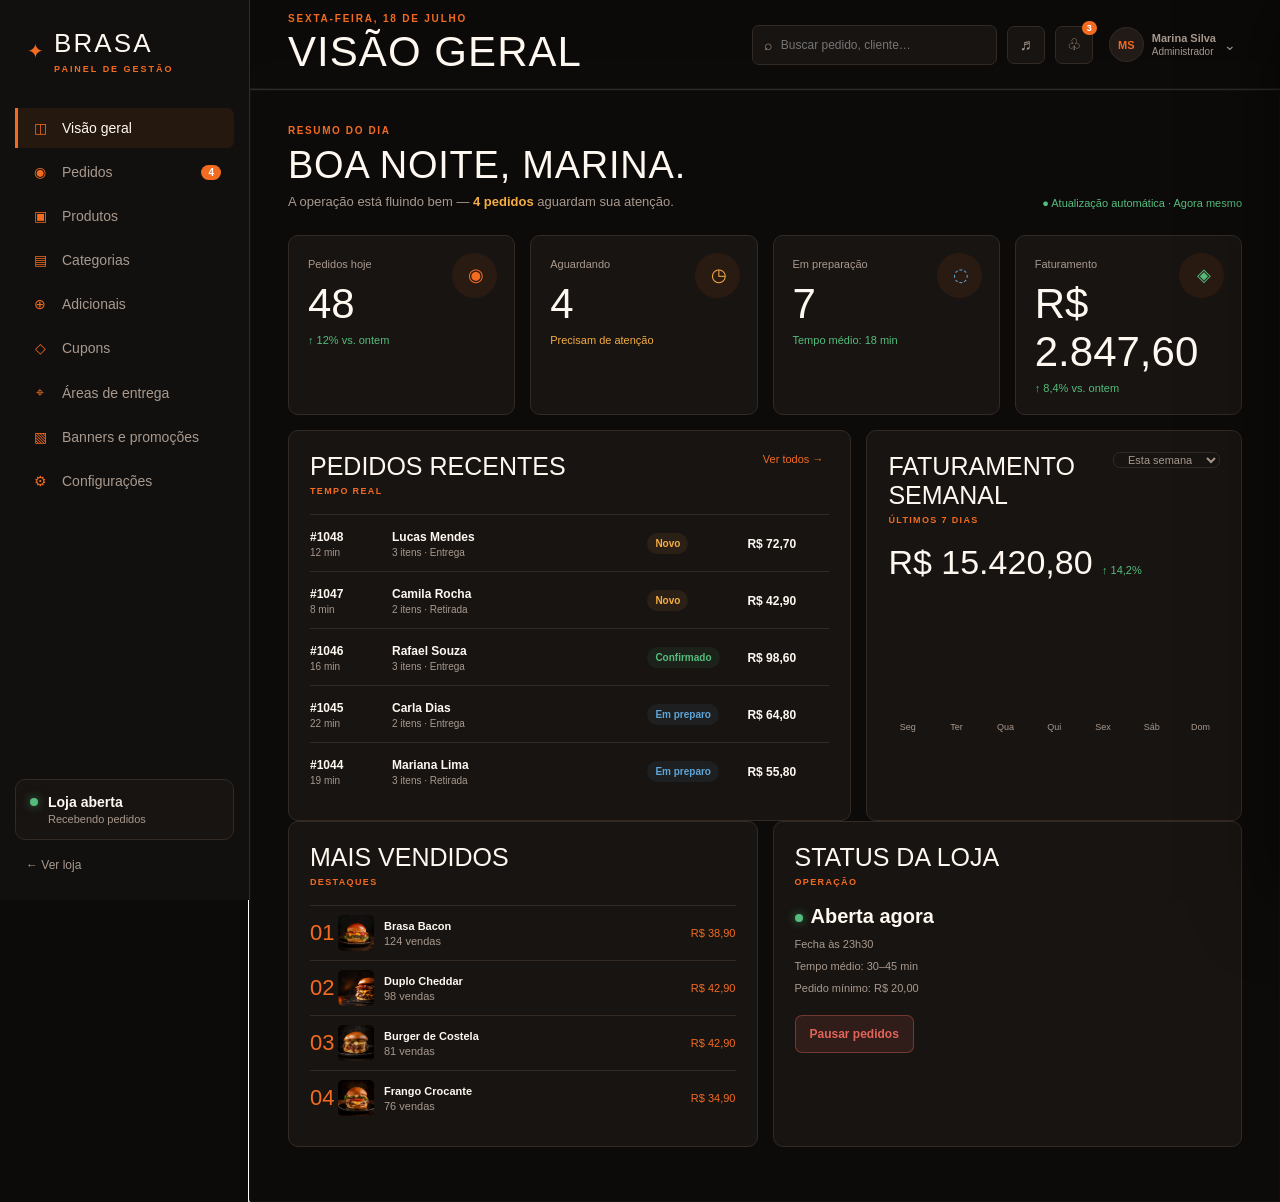
<file: admin.html>
<!doctype html>
<html lang="pt-BR">
  <head>
    <meta charset="UTF-8" />
    <meta name="viewport" content="width=device-width,initial-scale=1.0" />
    <title>Brasa — Painel de Gestão</title>
    <link rel="stylesheet" href="admin.css" />
  </head>
  <body>
    <aside class="sidebar" id="sidebar">
      <button
        class="brand admin-brand"
        data-page="overview"
        aria-label="Visão geral"
      >
        <span class="brand-mark">✦</span
        ><span>BRASA<small>PAINEL DE GESTÃO</small></span>
      </button>
      <nav id="nav"></nav>
      <div class="store-status">
        <span class="dot green"></span>
        <div>
          <b id="storeStatus">Loja aberta</b><small>Recebendo pedidos</small>
        </div>
      </div>
      <button
        class="view-store"
        onclick="toast('Abrindo a loja pública', 'ok')"
      >
        ← Ver loja
      </button>
    </aside>
    <div class="mobile-shade" onclick="toggleSidebar()"></div>
    <main>
      <header class="header">
        <button class="hamburger" onclick="toggleSidebar()">☰</button>
        <div>
          <p id="pageDate">SEXTA-FEIRA, 18 DE JULHO</p>
          <h1 id="pageTitle">Visão geral</h1>
        </div>
        <div class="header-tools">
          <label class="search"
            ><span>⌕</span
            ><input
              id="globalSearch"
              placeholder="Buscar pedido, cliente…"
              oninput="globalSearch(this.value)" /></label
          ><button
            class="icon-button"
            id="sound"
            onclick="
              this.classList.toggle('muted');
              toast(
                this.classList.contains('muted')
                  ? 'Som desativado'
                  : 'Som de novos pedidos ativado',
                'ok',
              );
            "
          >
            ♬</button
          ><button
            class="icon-button"
            onclick="toast('3 notificações não lidas', 'info')"
          >
            ♧<b>3</b></button
          ><button
            class="profile"
            onclick="toast('Perfil de Marina Silva', 'info')"
          >
            <span>MS</span><i><b>Marina Silva</b><small>Administrador</small></i
            >⌄
          </button>
        </div>
      </header>
      <section id="app" class="app" tabindex="-1"></section>
    </main>
    <div id="backdrop" class="backdrop" onclick="closeOverlays()"></div>
    <aside id="drawer" class="drawer"></aside>
    <div id="modalRoot"></div>
    <div id="toastRoot" class="toast-root"></div>
    <script src="admin.js"></script>
  </body>
</html>
</file>
<file: admin.css>
:root {
  --bg: #0d0b0a;
  --side: #12100e;
  --card: #181411;
  --surface: #211a16;
  --line: #342a24;
  --orange: #f26b21;
  --text: #fff8f1;
  --muted: #a8998e;
  --green: #54bd7d;
  --amber: #f5ad42;
  --blue: #5fa4d6;
  --red: #e16459;
  --sans: "DM Sans", Arial, sans-serif;
  --cond: "Barlow Condensed", "Arial Narrow", Impact, sans-serif;
}
* {
  box-sizing: border-box;
}
body {
  margin: 0;
  background: var(--bg);
  color: var(--text);
  font-family: var(--sans);
  font-size: 14px;
}
button,
input,
select,
textarea {
  font: inherit;
}
button {
  cursor: pointer;
}
button:focus-visible,
input:focus-visible,
select:focus-visible,
textarea:focus-visible {
  outline: 2px solid var(--orange);
  outline-offset: 2px;
}
.sidebar {
  position: fixed;
  z-index: 20;
  left: 0;
  top: 0;
  bottom: 0;
  width: 250px;
  background: var(--side);
  border-right: 1px solid var(--line);
  padding: 28px 15px;
  display: flex;
  flex-direction: column;
}
.brand {
  border: 0;
  background: none;
  color: var(--text);
  font: 26px var(--cond);
  letter-spacing: 0.08em;
  text-align: left;
  display: flex;
  gap: 8px;
  align-items: center;
  padding: 0 12px 34px;
}
.brand-mark {
  color: var(--orange);
  font-size: 20px;
}
.brand small {
  display: block;
  font: 700 9px var(--sans);
  letter-spacing: 0.22em;
  color: var(--orange);
  margin-top: 5px;
}
nav {
  display: grid;
  gap: 4px;
}
.nav-item {
  width: 100%;
  border: 0;
  border-left: 3px solid transparent;
  background: transparent;
  color: var(--muted);
  padding: 12px 13px;
  display: flex;
  align-items: center;
  gap: 13px;
  text-align: left;
  border-radius: 0 7px 7px 0;
  transition: 0.2s;
}
.nav-item:hover {
  color: var(--text);
  background: #ffffff05;
}
.nav-item.active {
  color: var(--text);
  background: #f26b2116;
  border-left-color: var(--orange);
}
.nav-icon {
  width: 18px;
  text-align: center;
  color: var(--orange);
}
.nav-badge {
  margin-left: auto;
  background: var(--orange);
  color: #fff;
  border-radius: 12px;
  padding: 2px 7px;
  font-size: 10px;
  font-weight: 700;
}
.store-status {
  margin-top: auto;
  border: 1px solid var(--line);
  background: var(--card);
  border-radius: 10px;
  padding: 14px;
  display: flex;
  gap: 10px;
  align-items: start;
}
.store-status b,
.store-status small {
  display: block;
}
.store-status small {
  color: var(--muted);
  font-size: 11px;
  margin-top: 3px;
}
.dot {
  width: 8px;
  height: 8px;
  border-radius: 50%;
  display: inline-block;
  flex: none;
  margin-top: 4px;
}
.green {
  background: var(--green);
  box-shadow: 0 0 10px #54bd7d99;
}
.view-store {
  border: 0;
  background: none;
  color: var(--muted);
  font-size: 12px;
  text-align: left;
  padding: 18px 11px 0;
}
.view-store:hover {
  color: var(--orange);
}
main {
  margin-left: 250px;
  min-height: 100vh;
}
.header {
  position: sticky;
  z-index: 10;
  top: 0;
  height: 90px;
  background: #0d0b0ae9;
  border-bottom: 1px solid var(--line);
  backdrop-filter: blur(12px);
  padding: 0 38px;
  display: flex;
  align-items: center;
  justify-content: space-between;
}
.header p {
  font-weight: 800;
  font-size: 10px;
  letter-spacing: 0.18em;
  color: var(--orange);
  margin: 0 0 4px;
}
.header h1 {
  font: 42px var(--cond);
  text-transform: uppercase;
  letter-spacing: 0.025em;
  margin: 0;
}
.header-tools {
  display: flex;
  gap: 10px;
  align-items: center;
}
.search {
  width: 245px;
  border: 1px solid var(--line);
  background: var(--card);
  border-radius: 7px;
  display: flex;
  gap: 7px;
  align-items: center;
  padding: 0 11px;
  color: var(--muted);
}
.search input {
  height: 38px;
  border: 0;
  background: transparent;
  color: var(--text);
  outline: 0;
  width: 100%;
  font-size: 12px;
}
.icon-button {
  height: 38px;
  width: 38px;
  position: relative;
  border: 1px solid var(--line);
  border-radius: 7px;
  background: var(--card);
  color: var(--muted);
  font-size: 16px;
}
.icon-button:hover {
  border-color: var(--orange);
  color: var(--orange);
}
.icon-button.muted {
  color: var(--red);
}
.icon-button b {
  position: absolute;
  top: -6px;
  right: -5px;
  background: var(--orange);
  color: #fff;
  font-size: 9px;
  border-radius: 10px;
  padding: 2px 5px;
}
.profile {
  border: 0;
  background: transparent;
  color: var(--muted);
  display: flex;
  gap: 8px;
  align-items: center;
  text-align: left;
}
.profile > span {
  display: grid;
  place-items: center;
  width: 35px;
  height: 35px;
  background: var(--surface);
  border: 1px solid var(--line);
  border-radius: 50%;
  color: var(--orange);
  font-weight: 800;
  font-size: 11px;
}
.profile i {
  font-style: normal;
  font-size: 11px;
}
.profile b,
.profile small {
  display: block;
}
.profile small {
  color: var(--muted);
  font-size: 10px;
  margin-top: 2px;
}
.hamburger {
  display: none;
}
.app {
  padding: 35px 38px 55px;
  max-width: 1600px;
  margin: auto;
}
.welcome {
  display: flex;
  justify-content: space-between;
  gap: 20px;
  align-items: end;
  margin-bottom: 26px;
}
.eyebrow {
  font-weight: 800;
  letter-spacing: 0.16em;
  font-size: 10px;
  color: var(--orange);
  margin: 0 0 8px;
}
.welcome h2,
.section-title {
  font: 38px var(--cond);
  letter-spacing: 0.02em;
  text-transform: uppercase;
  margin: 0;
}
.welcome > div > p:last-child {
  color: var(--muted);
  font-size: 13px;
  margin: 7px 0 0;
}
.live {
  font-size: 11px;
  color: var(--green);
  white-space: nowrap;
}
.metric-grid {
  display: grid;
  grid-template-columns: repeat(4, 1fr);
  gap: 15px;
}
.metric {
  background: var(--card);
  border: 1px solid var(--line);
  padding: 19px;
  border-radius: 10px;
  min-height: 132px;
  position: relative;
  overflow: hidden;
}
.metric:before {
  content: "";
  width: 45px;
  height: 45px;
  background: #f26b2115;
  position: absolute;
  right: 17px;
  top: 17px;
  border-radius: 50%;
}
.metric .metric-icon {
  position: absolute;
  right: 30px;
  top: 28px;
  color: var(--orange);
  font-size: 18px;
}
.metric:nth-child(2) .metric-icon {
  color: var(--amber);
}
.metric:nth-child(3) .metric-icon {
  color: var(--blue);
}
.metric:nth-child(4) .metric-icon {
  color: var(--green);
}
.metric small {
  color: var(--muted);
  font-size: 11px;
}
.metric strong {
  display: block;
  font: 42px var(--cond);
  margin: 9px 0 3px;
}
.metric em {
  font-style: normal;
  color: var(--green);
  font-size: 11px;
}
.metric:nth-child(2) em {
  color: var(--amber);
}
.dashboard-grid {
  display: grid;
  grid-template-columns: 1.32fr 0.88fr;
  gap: 15px;
  margin-top: 15px;
}
.panel {
  background: var(--card);
  border: 1px solid var(--line);
  border-radius: 10px;
  padding: 21px;
}
.panel-head {
  display: flex;
  justify-content: space-between;
  align-items: start;
  margin-bottom: 17px;
}
.panel-head h3 {
  font: 25px var(--cond);
  text-transform: uppercase;
  margin: 0;
}
.panel-head small {
  font-size: 9px;
  color: var(--orange);
  font-weight: 800;
  letter-spacing: 0.15em;
}
.link-button {
  background: none;
  border: 0;
  color: var(--orange);
  font-size: 11px;
}
.recent-row {
  display: grid;
  grid-template-columns: 82px 1fr 100px 82px;
  align-items: center;
  padding: 13px 0;
  border-top: 1px solid var(--line);
  cursor: pointer;
}
.recent-row:hover {
  background: #ffffff04;
}
.recent-row b {
  font-size: 12px;
}
.recent-row small {
  display: block;
  color: var(--muted);
  margin-top: 3px;
  font-size: 10px;
}
.status {
  font-size: 10px;
  font-weight: 800;
  border-radius: 20px;
  padding: 5px 8px;
  width: max-content;
}
.new {
  color: var(--amber);
  background: #f5ad4214;
}
.prep {
  color: var(--blue);
  background: #5fa4d614;
}
.delivery-status {
  color: var(--green);
  background: #54bd7d14;
}
.chart-total {
  font: 34px var(--cond);
  margin: 0;
}
.up {
  color: var(--green);
  font-size: 11px;
}
.bars {
  height: 150px;
  display: flex;
  gap: 10px;
  align-items: end;
  padding-top: 20px;
}
.bar {
  flex: 1;
  display: flex;
  align-items: center;
  justify-content: end;
  flex-direction: column;
  gap: 7px;
  color: var(--muted);
  font-size: 9px;
}
.bar i {
  display: block;
  width: 100%;
  background: #5c4433;
  border-radius: 3px 3px 0 0;
}
.bar.today i {
  background: var(--orange);
  box-shadow: 0 0 17px #f26b2155;
}
.lower-grid {
  display: grid;
  grid-template-columns: 1fr 1fr;
  gap: 15px;
}
.rank {
  display: flex;
  align-items: center;
  gap: 10px;
  padding: 9px 0;
  border-top: 1px solid var(--line);
}
.rank > span {
  font: 22px var(--cond);
  color: var(--orange);
  width: 18px;
}
.rank img {
  width: 36px;
  height: 36px;
  object-fit: cover;
  border-radius: 5px;
}
.rank b,
.rank small {
  display: block;
  font-size: 11px;
}
.rank small {
  color: var(--muted);
  margin-top: 3px;
}
.rank em {
  margin-left: auto;
  color: var(--orange);
  font-size: 11px;
  font-style: normal;
}
.op-status {
  font-size: 20px;
  font-weight: 800;
  margin: 5px 0;
}
.op-status .dot {
  margin: 0 8px 1px 0;
}
.op-list {
  color: var(--muted);
  font-size: 11px;
  line-height: 2;
}
.button,
.button-secondary,
.button-danger {
  border: 0;
  border-radius: 7px;
  padding: 11px 14px;
  color: #fff;
  background: var(--orange);
  font-weight: 800;
  font-size: 12px;
}
.button-secondary {
  background: var(--surface);
  border: 1px solid var(--line);
  color: var(--text);
}
.button-danger {
  background: #e164591e;
  border: 1px solid #e1645960;
  color: var(--red);
}
.button:hover {
  filter: brightness(1.1);
}
.toolbar {
  display: flex;
  gap: 10px;
  align-items: center;
  justify-content: space-between;
  margin-bottom: 23px;
}
.tabs {
  display: flex;
  gap: 5px;
  overflow: auto;
}
.tabs button {
  white-space: nowrap;
  border: 1px solid var(--line);
  background: var(--card);
  color: var(--muted);
  border-radius: 20px;
  padding: 8px 12px;
  font-size: 11px;
}
.tabs button.active {
  border-color: var(--orange);
  color: #fff;
  background: #f26b211b;
}
.toolbar-actions {
  display: flex;
  gap: 8px;
}
.kanban {
  display: grid;
  grid-template-columns: repeat(4, minmax(245px, 1fr));
  gap: 13px;
  overflow: auto;
  padding-bottom: 10px;
}
.kanban-col {
  background: #120f0d;
  border: 1px solid var(--line);
  border-radius: 9px;
  padding: 12px;
  min-height: 530px;
}
.kanban-col h3 {
  font: 20px var(--cond);
  text-transform: uppercase;
  margin: 0 0 13px;
  display: flex;
  justify-content: space-between;
}
.kanban-col h3 span {
  font: 10px var(--sans);
  background: var(--surface);
  padding: 4px 7px;
  border-radius: 12px;
  color: var(--muted);
}
.order-card {
  background: var(--card);
  border: 1px solid var(--line);
  border-radius: 7px;
  padding: 13px;
  margin-bottom: 10px;
  cursor: pointer;
  transition: 0.2s;
}
.order-card:hover {
  transform: translateY(-2px);
  border-color: #f26b2169;
}
.order-top {
  display: flex;
  justify-content: space-between;
  font-size: 11px;
}
.elapsed {
  color: var(--amber);
  font-weight: 700;
}
.order-card p {
  font-size: 12px;
  margin: 10px 0 4px;
}
.order-card small {
  color: var(--muted);
  font-size: 10px;
}
.order-foot {
  display: flex;
  justify-content: space-between;
  margin-top: 13px;
  font-size: 11px;
}
.order-menu {
  background: none;
  border: 0;
  color: var(--muted);
}
.product-tools {
  display: flex;
  justify-content: space-between;
  gap: 15px;
  margin-bottom: 20px;
}
.product-filters {
  display: flex;
  gap: 8px;
}
.select {
  background: var(--card);
  color: var(--muted);
  border: 1px solid var(--line);
  border-radius: 7px;
  padding: 0 10px;
  font-size: 11px;
}
.products-grid {
  display: grid;
  grid-template-columns: repeat(4, 1fr);
  gap: 14px;
}
.product-card {
  background: var(--card);
  border: 1px solid var(--line);
  border-radius: 10px;
  overflow: hidden;
}
.product-card.inactive {
  opacity: 0.55;
}
.product-img {
  height: 147px;
  position: relative;
}
.product-img img {
  height: 100%;
  width: 100%;
  object-fit: cover;
}
.tag {
  position: absolute;
  top: 10px;
  left: 10px;
  background: #0d0b0add;
  color: var(--amber);
  font-size: 9px;
  font-weight: 800;
  padding: 5px 7px;
  border-radius: 4px;
}
.stockout {
  color: #fff;
  background: var(--red);
}
.product-body {
  padding: 13px;
}
.product-body h3 {
  font: 20px var(--cond);
  text-transform: uppercase;
  margin: 4px 0;
}
.product-body p {
  color: var(--muted);
  font-size: 10px;
  line-height: 1.4;
  height: 29px;
  margin: 0;
}
.product-bottom {
  display: flex;
  align-items: center;
  justify-content: space-between;
  margin-top: 12px;
}
.product-bottom strong {
  color: var(--orange);
  font-size: 13px;
}
.switch {
  appearance: none;
  width: 34px;
  height: 18px;
  border-radius: 20px;
  background: #5a4639;
  position: relative;
  cursor: pointer;
  border: 0;
  vertical-align: middle;
}
.switch:after {
  content: "";
  position: absolute;
  width: 12px;
  height: 12px;
  background: #fff;
  border-radius: 50%;
  top: 3px;
  left: 3px;
  transition: 0.2s;
}
.switch:checked {
  background: var(--green);
}
.switch:checked:after {
  left: 19px;
}
.card-actions {
  display: flex;
  border-top: 1px solid var(--line);
}
.card-actions button {
  flex: 1;
  background: none;
  border: 0;
  color: var(--muted);
  padding: 10px;
  font-size: 11px;
}
.card-actions button:hover {
  color: var(--orange);
}
.data-panel {
  padding: 0;
  overflow: hidden;
}
.table {
  width: 100%;
  border-collapse: collapse;
}
.table th {
  background: var(--surface);
  text-align: left;
  color: var(--muted);
  font-size: 9px;
  letter-spacing: 0.12em;
  padding: 13px 18px;
}
.table td {
  padding: 15px 18px;
  border-top: 1px solid var(--line);
  font-size: 12px;
}
.table tr:hover td {
  background: #ffffff03;
}
.table img {
  width: 32px;
  height: 32px;
  border-radius: 5px;
  object-fit: cover;
  vertical-align: middle;
  margin-right: 8px;
}
.row-actions button {
  background: none;
  color: var(--muted);
  border: 0;
  padding: 3px;
}
.row-actions button:hover {
  color: var(--orange);
}
.mini-status {
  font-size: 10px;
  font-weight: 700;
}
.form-modal {
  max-width: 730px;
}
.modal {
  position: fixed;
  z-index: 50;
  top: 50%;
  left: 50%;
  transform: translate(-50%, -47%);
  opacity: 0;
  pointer-events: none;
  max-height: 92vh;
  overflow: auto;
  width: calc(100% - 32px);
  background: var(--card);
  border: 1px solid var(--line);
  box-shadow: 0 28px 90px #000b;
  border-radius: 11px;
  padding: 25px;
  transition: 0.22s;
}
.modal.show {
  opacity: 1;
  transform: translate(-50%, -50%);
  pointer-events: auto;
}
.modal-head {
  display: flex;
  justify-content: space-between;
  align-items: start;
  margin-bottom: 22px;
}
.modal h2,
.drawer h2 {
  font: 30px var(--cond);
  text-transform: uppercase;
  margin: 0;
}
.close {
  background: none;
  border: 0;
  color: var(--muted);
  font-size: 25px;
}
.form-grid {
  display: grid;
  grid-template-columns: 1fr 1fr;
  gap: 14px;
}
.form-grid .full {
  grid-column: 1/-1;
}
.field label {
  display: block;
  color: var(--muted);
  font-size: 10px;
  font-weight: 700;
  margin-bottom: 6px;
}
.field input,
.field select,
.field textarea {
  width: 100%;
  background: var(--bg);
  border: 1px solid var(--line);
  border-radius: 6px;
  padding: 11px;
  color: var(--text);
  font-size: 12px;
}
.field textarea {
  min-height: 72px;
  resize: vertical;
}
.field.invalid input {
  border-color: var(--red);
}
.image-upload {
  height: 120px;
  border: 1px dashed #6a4d3a;
  background: var(--surface);
  border-radius: 7px;
  display: grid;
  place-items: center;
  color: var(--muted);
  font-size: 12px;
  overflow: hidden;
}
.image-upload img {
  width: 100%;
  height: 100%;
  object-fit: cover;
}
.toggle-line {
  display: flex;
  justify-content: space-between;
  padding: 11px 0;
  border-top: 1px solid var(--line);
  font-size: 12px;
}
.modal-foot {
  display: flex;
  justify-content: flex-end;
  gap: 9px;
  margin-top: 20px;
}
.backdrop {
  display: none;
  position: fixed;
  z-index: 35;
  inset: 0;
  background: #000b;
}
.backdrop.show {
  display: block;
}
.drawer {
  position: fixed;
  z-index: 40;
  right: 0;
  top: 0;
  bottom: 0;
  width: min(490px, 100%);
  background: var(--card);
  border-left: 1px solid var(--line);
  box-shadow: -20px 0 70px #0008;
  padding: 27px;
  overflow: auto;
  transform: translateX(103%);
  transition: 0.25s;
}
.drawer.show {
  transform: none;
}
.drawer-head {
  display: flex;
  justify-content: space-between;
}
.drawer .status {
  margin-top: 10px;
}
.customer {
  background: var(--surface);
  border-radius: 7px;
  padding: 14px;
  margin: 20px 0;
}
.customer b,
.customer small {
  display: block;
}
.customer small {
  color: var(--muted);
  margin-top: 4px;
}
.drawer-section {
  border-top: 1px solid var(--line);
  padding: 17px 0;
}
.drawer-section h4 {
  font-size: 10px;
  color: var(--muted);
  letter-spacing: 0.14em;
  margin: 0 0 12px;
}
.item-line,
.total-line {
  display: flex;
  justify-content: space-between;
  font-size: 12px;
  margin: 8px 0;
}
.item-line small {
  color: var(--muted);
  display: block;
  margin-top: 3px;
}
.total-line.total {
  font-size: 16px;
  font-weight: 800;
  color: var(--orange);
  padding-top: 10px;
}
.timeline {
  border-left: 1px solid var(--line);
  margin-left: 5px;
}
.timeline p {
  font-size: 11px;
  margin: 0 0 14px;
  padding-left: 15px;
  position: relative;
}
.timeline p:before {
  content: "";
  position: absolute;
  left: -4px;
  top: 4px;
  width: 7px;
  height: 7px;
  border-radius: 50%;
  background: var(--orange);
}
.drawer-actions {
  display: grid;
  grid-template-columns: 1fr 1fr;
  gap: 8px;
}
.drawer-actions .wide {
  grid-column: 1/-1;
}
.toast-root {
  position: fixed;
  z-index: 90;
  right: 22px;
  bottom: 22px;
  display: grid;
  gap: 9px;
}
.toast {
  background: #282019;
  border: 1px solid var(--line);
  border-left: 3px solid var(--green);
  padding: 13px 17px;
  border-radius: 7px;
  box-shadow: 0 9px 30px #0007;
  font-size: 12px;
  animation: in 0.22s ease;
}
.toast.error {
  border-left-color: var(--red);
}
.toast.info {
  border-left-color: var(--blue);
}
@keyframes in {
  from {
    opacity: 0;
    transform: translateY(8px);
  }
  to {
    opacity: 1;
  }
}
.map {
  height: 255px;
  background:
    radial-gradient(circle at 60% 35%, #f26b2130 0 3px, transparent 4px),
    linear-gradient(
      135deg,
      #211a16 25%,
      #181411 25% 50%,
      #211a16 50% 75%,
      #181411 75%
    );
  background-size: 65px 65px;
  position: relative;
  border: 1px solid var(--line);
  border-radius: 9px;
  overflow: hidden;
}
.map:before,
.map:after {
  content: "";
  position: absolute;
  background: #a8998e33;
  height: 2px;
  width: 130%;
  top: 46%;
  left: -10%;
  transform: rotate(-22deg);
}
.map:after {
  top: 67%;
  transform: rotate(18deg);
}
.pin {
  position: absolute;
  background: var(--orange);
  border: 3px solid #2e2119;
  width: 17px;
  height: 17px;
  border-radius: 50%;
  box-shadow: 0 0 0 8px #f26b211c;
}
.settings-tabs {
  display: flex;
  gap: 6px;
  overflow: auto;
  margin-bottom: 17px;
}
.settings-tabs button {
  white-space: nowrap;
  background: var(--card);
  border: 1px solid var(--line);
  color: var(--muted);
  padding: 9px 12px;
  border-radius: 6px;
  font-size: 11px;
}
.settings-tabs .active {
  border-color: var(--orange);
  color: var(--orange);
}
.settings-panel {
  max-width: 850px;
}
.settings-panel h3 {
  font: 25px var(--cond);
  text-transform: uppercase;
  margin: 0 0 5px;
}
.settings-panel > p {
  color: var(--muted);
  font-size: 12px;
  margin-top: 0;
}
.empty {
  padding: 60px;
  text-align: center;
  color: var(--muted);
}
.skeleton {
  height: 90px;
  background: linear-gradient(90deg, var(--card), var(--surface), var(--card));
  background-size: 200% 100%;
  animation: load 1s infinite;
  border-radius: 8px;
}
@keyframes load {
  to {
    background-position: -200% 0;
  }
}
@media (max-width: 1050px) {
  .metric-grid {
    grid-template-columns: repeat(2, 1fr);
  }
  .products-grid {
    grid-template-columns: repeat(3, 1fr);
  }
  .dashboard-grid {
    grid-template-columns: 1fr;
  }
  .header {
    padding: 0 24px;
  }
  .app {
    padding: 28px 24px;
  }
  .profile i {
    display: none;
  }
}
@media (max-width: 760px) {
  .sidebar {
    transform: translateX(-103%);
    transition: 0.25s;
    box-shadow: 12px 0 40px #0008;
  }
  .sidebar.show {
    transform: none;
  }
  .mobile-shade {
    display: none;
    position: fixed;
    inset: 0;
    background: #000a;
    z-index: 19;
  }
  .mobile-shade.show {
    display: block;
  }
  .hamburger {
    display: block;
    background: none;
    border: 0;
    color: var(--text);
    font-size: 21px;
    margin-right: 10px;
  }
  .header {
    height: 72px;
    padding: 0 16px;
    justify-content: start;
  }
  .header h1 {
    font-size: 32px;
  }
  .header-tools {
    margin-left: auto;
  }
  .search,
  .profile {
    display: none;
  }
  main {
    margin: 0;
  }
  .app {
    padding: 24px 16px 70px;
  }
  .welcome {
    align-items: start;
  }
  .welcome h2 {
    font-size: 33px;
  }
  .live {
    display: none;
  }
  .metric-grid {
    gap: 9px;
  }
  .metric {
    min-height: 112px;
    padding: 14px;
  }
  .metric strong {
    font-size: 35px;
  }
  .metric .metric-icon {
    right: 18px;
    top: 23px;
  }
  .dashboard-grid,
  .lower-grid {
    gap: 10px;
  }
  .lower-grid {
    grid-template-columns: 1fr;
  }
  .recent-row {
    grid-template-columns: 65px 1fr 65px;
  }
  .recent-row > div:last-child {
    display: none;
  }
  .toolbar,
  .product-tools {
    align-items: stretch;
    flex-direction: column;
  }
  .toolbar-actions {
    justify-content: flex-end;
  }
  .products-grid {
    grid-template-columns: repeat(2, 1fr);
    gap: 9px;
  }
  .product-img {
    height: 120px;
  }
  .table {
    min-width: 680px;
  }
  .data-panel {
    overflow: auto;
  }
  .kanban {
    grid-template-columns: repeat(4, 265px);
  }
  .modal {
    padding: 20px;
  }
  .form-grid {
    grid-template-columns: 1fr;
  }
  .form-grid .full {
    grid-column: auto;
  }
  .drawer {
    padding: 20px;
  }
  .toast-root {
    left: 12px;
    right: 12px;
    bottom: 12px;
  }
  .toast {
    width: 100%;
  }
}
@media (max-width: 390px) {
  .metric-grid {
    grid-template-columns: 1fr;
  }
  .products-grid {
    grid-template-columns: 1fr;
  }
  .header p {
    font-size: 8px;
  }
  .header h1 {
    font-size: 29px;
  }
}
</file>
